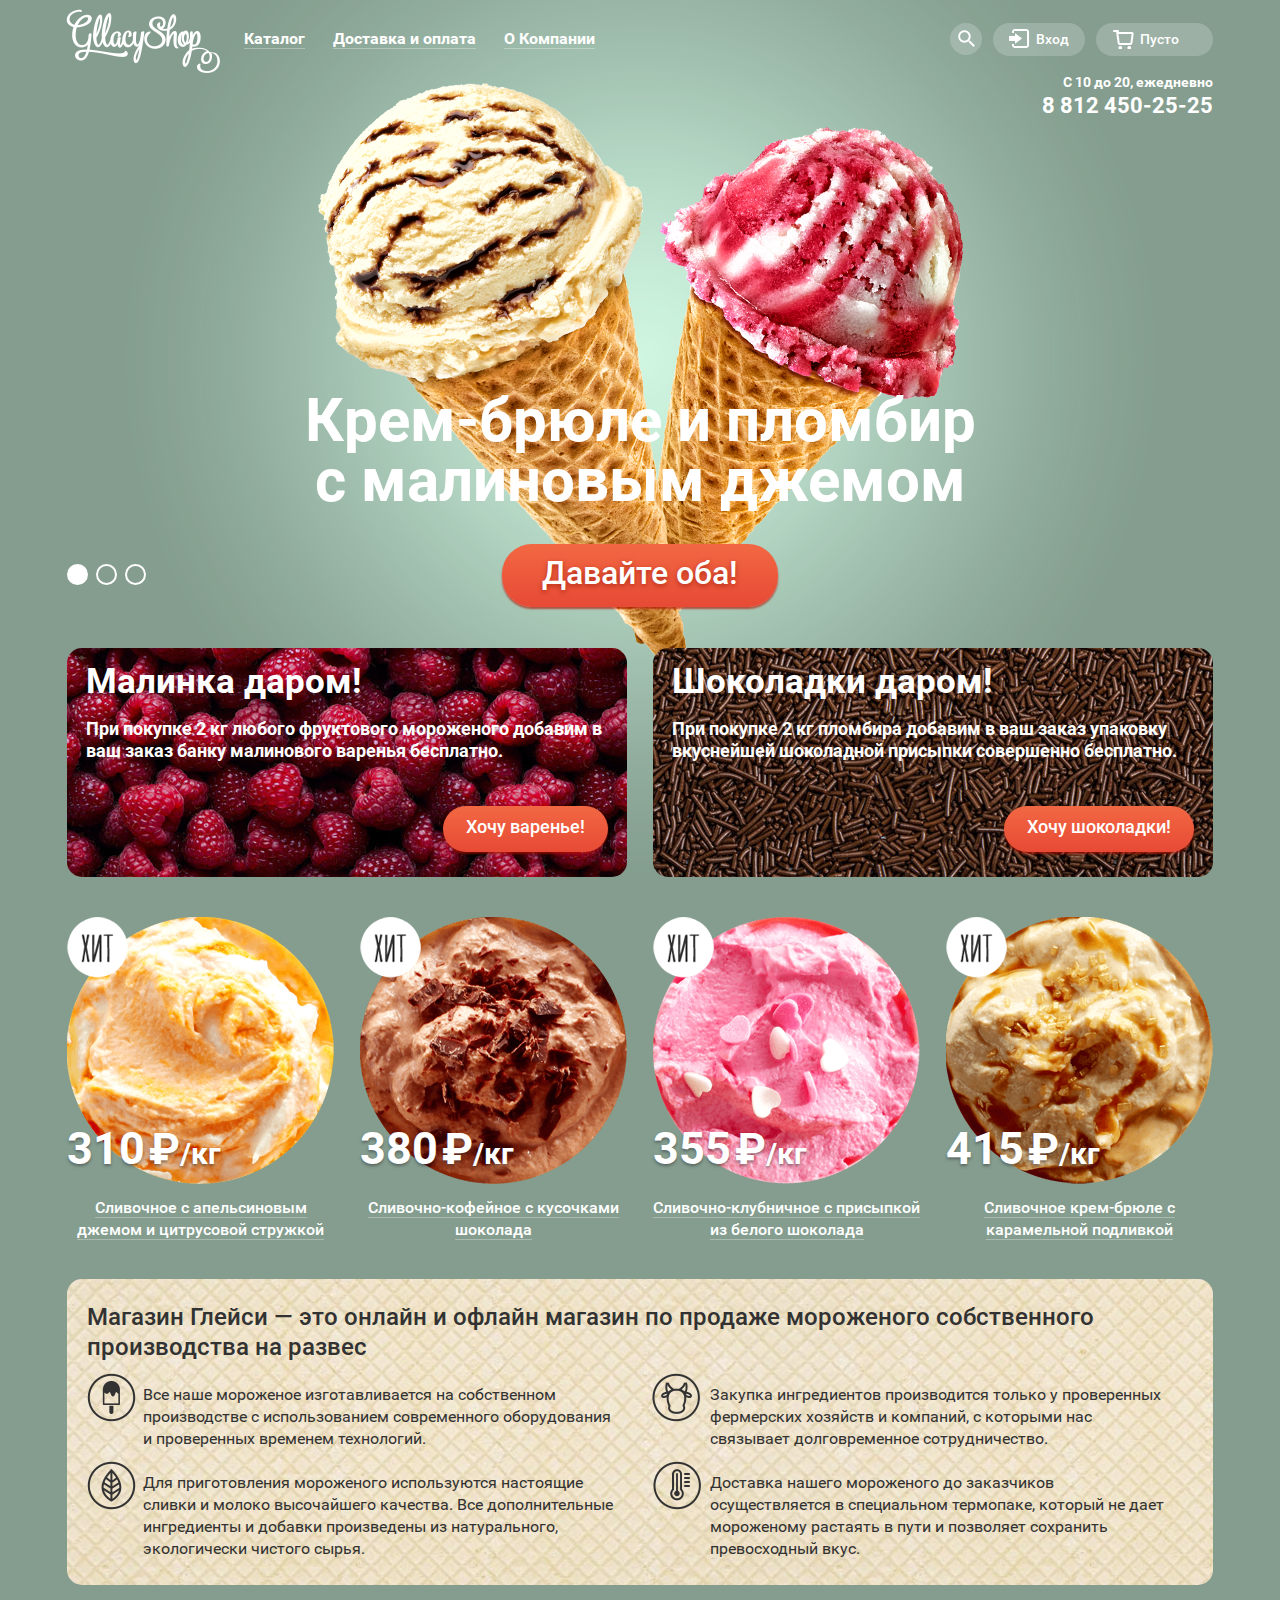
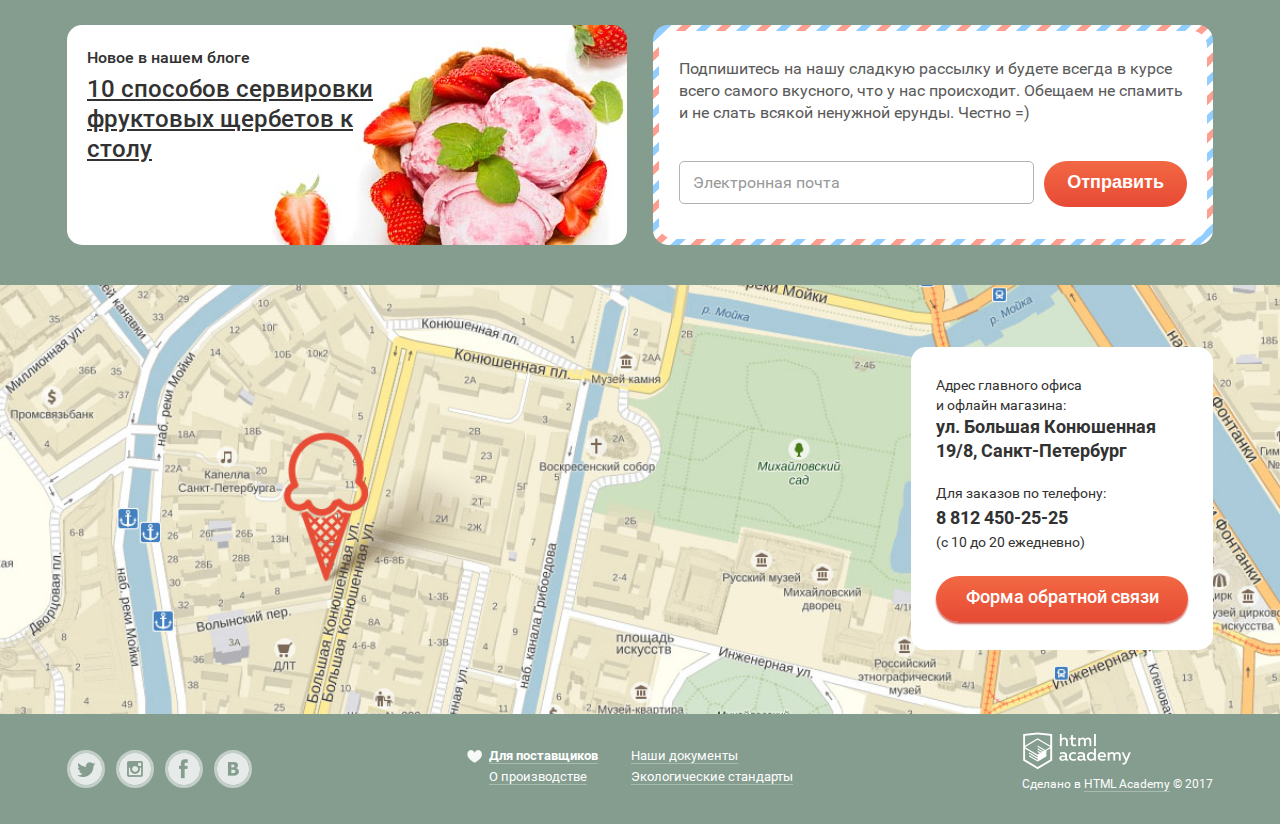
<file: index.html>
<!DOCTYPE html>
<html lang="ru">

  <head>
    <meta charset="utf-8">
    <title>GllacyShop</title>
    <link href="css/normalize.css" rel="stylesheet">
    <!-- Альтернативный вариант
      <link href="https://fonts.googleapis.com/css?family=Roboto:400,500,700&amp;subset=cyrillic" rel="stylesheet">
    -->
    <link href="css/style.min.css" rel="stylesheet">
  </head>

  <body>

    <input type="radio" name="slides" id="slide1" value="" checked>
    <input type="radio" name="slides" id="slide2" value="">
    <input type="radio" name="slides" id="slide3" value="">

    <div class="wrapper">
      <!-- Шапка -->
      <header class="index">

        <div class="container">

          <section class="top_line clearfix">

            <nav class="main_nav clearfix">
              <div class="main_logo">
                <img src="img/logo.png" width="154" height="64" alt="Логотип GllacyShop">
              </div>
              <ul>
                <li class="first_level">
                  <a href="#"><span class="underlined">Каталог</span></a>

                  <ul class="sub_nav">
                    <li>
                      <a class="sub_news" href="#">Новинки</a>
                    </li>
                    <li>
                      <a href="catalog.html">Сливочное</a>
                    </li>
                    <li>
                      <a href="#">Щербеты</a>
                    </li>
                    <li>
                      <a href="#">Фруктовый лёд</a>
                    </li>
                    <li>
                      <a href="#">Мелорин</a>
                    </li>
                  </ul>

                </li>
                <li class="first_level">
                  <a href="#"><span class="underlined">Доставка и оплата</span></a>
                </li>
                <li class="first_level">
                  <a href="#"><span class="underlined">О Компании</span></a>
                </li>
              </ul>

            </nav>

            <!-- Пользовательский блок -->
            <div class="user_block">

              <div class="search">
                  <p>Поиск</p>
                  <form class="search_form" action="https://echo.htmlacademy.ru" method="get">
                    <div class="field_placeholder">
                      <input type="search" name="search" id="search" value="" placeholder="Что ищем?" required>
                      <label for="search" class="placeholder">Что ищем?</label>
                    </div>
                  </form>
              </div>

              <div class="login">
                <p>Вход</p>
                <form class="login_form" action="https://echo.htmlacademy.ru" method="post">
                  <div class="field_placeholder">
                    <input type="email" name="email" id="login_email" value="" placeholder="Электронная почта" required>
                    <label for="login_email" class="placeholder">Электронная почта</label>
                  </div>
                  <div class="field_placeholder">
                    <input type="password" name="password" id="login_password" value="" placeholder="Пароль" required>
                    <label for="login_password" class="placeholder">Пароль</label>
                  </div>
                  <button class="btn btn_small" type="submit">Войти</button>
                  <p>
                    <a href="#">Забыли пароль?</a>
                    <a href="#">Новая регистрация</a>
                  </p>
                </form>
              </div>

              <div class="cart">
                <p>Пусто</p>
              </div>

            </div>

          </section>

          <!-- Режим работы и контакты -->
          <section class="bottom_line">

            <div class="contacts">
              <p class="time">С 10 до 20, ежедневно</p>
              <p class="phone">8 812 450-25-25</p>
            </div>

          </section>

        </div>

      </header>

      <!-- Основная часть -->
      <main>

        <div class="container">

          <!-- Cлайдер -->
          <section class="slider">

            <div class="slide one">
              <h2>Крем-брюле и пломбир<br>с малиновым джемом</h2>
              <a class="btn btn_large" href="#">Давайте оба!</a>
            </div>

            <div class="slide two">
              <h2>Шоколадный пломбир<br>и лимонный сорбет</h2>
              <a class="btn btn_large" href="#">Давайте оба!</a>
            </div>

            <div class="slide three">
              <h2>Пломбир с помадкой<br>и клубничный щербет</h2>
              <a class="btn btn_large" href="#">Давайте оба!</a>
            </div>

            <div class="slider_controls">
              <label class="radio_btn circle1" for="slide1"></label>
              <label class="radio_btn circle2" for="slide2"></label>
              <label class="radio_btn circle3" for="slide3"></label>
            </div>

          </section>

          <!-- Разметка промо-акций -->
          <section class="promo clearfix">
            <div class="promo_left">
              <h3>Малинка даром!</h3>
              <p>При покупке 2 кг любого фруктового мороженого добавим в ваш заказ банку малинового варенья бесплатно.</p>
              <a class="btn btn_small" href="#">Хочу варенье!</a>
            </div>

            <div class="promo_right">
              <h3>Шоколадки даром!</h3>
              <p>При покупке 2 кг пломбира добавим в ваш заказ упаковку вкуснейшей шоколадной присыпки совершенно бесплатно.</p>
              <a class="btn btn_small" href="#">Хочу шоколадки!</a>
            </div>

          </section>
        </div>

        <!-- Разметка хитов -->
        <div class="container wide">
          <section class="bestseller">

            <article class="catalog_item">
              <a href="#" class="visible">
                <img src="img/citrus.png" width="267" height="267" alt="Сливочное с апельсиновым джемом и цитрусовой стружкой">
                <p class="cost">310<span class="rub">&#x20BD;</span><span class="kilo">/кг</span></p>
                <p class="description"><span>Сливочное с апельсиновым джемом и цитрусовой стружкой</span></p>
              </a>
              <p class="over">
                <a href="#" class="btn btn_small">Быстрый просмотр</a>
              </p>
            </article>

            <article class="catalog_item">
              <a href="#" class="visible">
                <img src="img/coffee.png" width="267" height="267" alt="Сливочно-кофейное с кусочками шоколада">
                <p class="cost">380<span class="rub">&#x20BD;</span><span class="kilo">/кг</span></p>
                <p class="description"><span>Сливочно-кофейное с кусочками шоколада</span></p>
              </a>
              <p class="over">
                <a href="#" class="btn btn_small">Быстрый просмотр</a>
              </p>
            </article>

            <article class="catalog_item">
              <a href="#" class="visible">
                <img src="img/strawberry.png" width="267" height="267" alt="Сливочно-клубничное с присыпкой из белого шоколада">
                <p class="cost">355<span class="rub">&#x20BD;</span><span class="kilo">/кг</span></p>
                <p class="description"><span>Сливочно-клубничное с присыпкой из белого шоколада</span></p>
              </a>
              <p class="over">
                <a href="#" class="btn btn_small">Быстрый просмотр</a>
              </p>
            </article>

            <article class="catalog_item">
              <a href="#" class="visible">
                <img src="img/caramel.png" width="267" height="267" alt="Сливочное крем-брюле с карамельной подливкой">
                <p class="cost">415<span class="rub">&#x20BD;</span><span class="kilo">/кг</span></p>
                <p class="description"><span>Сливочное крем-брюле с карамельной подливкой</span></p>
              </a>
              <p class="over">
                <a href="#" class="btn btn_small">Быстрый просмотр</a>
              </p>
            </article>

          </section>
        </div>

        <!-- Разметка блока с описанием преимуществ компании -->
        <div class="container">
          <section class="main_description">
            <!-- Наиболее значимая часть сайта, отражает всю суть страницы, поэтому h1 -->
            <h1>Магазин Глейси — это онлайн и офлайн магазин по продаже мороженого собственного производства на развес</h1>
            <ul>
              <li class="ice_cream">Все наше мороженое изготавливается на собственном производстве с использованием современного оборудования и проверенных временем технологий.</li>
              <li class="cow">Закупка ингредиентов производится только у проверенных фермерских хозяйств и компаний, с которыми нас связывает долговременное сотрудничество.</li>
              <li class="leaf">Для приготовления мороженого используются настоящие сливки и молоко высочайшего качества. Все дополнительные ингредиенты и добавки произведены из натурального, экологически чистого сырья.</li>
              <li class="termo">Доставка нашего мороженого до заказчиков осуществляется в специальном термопаке, который не дает мороженому растаять в пути и позволяет сохранить превосходный вкус.</li>
            </ul>

          </section>

          <!-- Блок новостей и подписки -->
          <section class="news clearfix">

            <div class="blog">
              <h3>Новое в нашем блоге</h3>
              <a href="#">10 способов сервировки фруктовых щербетов к столу</a>
            </div>

            <div class="mail">
              <div class="mail_body">
                <p>Подпишитесь на нашу сладкую рассылку и будете всегда в курсе всего самого вкусного, что у нас происходит. Обещаем не спамить и не слать всякой ненужной ерунды. Честно =)</p>
                <form action="https://echo.htmlacademy.ru" method="post">
                  <div class="field_placeholder">
                    <input type="email" name="email" id="subscribe_email" value="" placeholder="Электронная почта" required>
                    <label for="subscribe_email" class="placeholder">Электронная почта</label>
                    <button class="btn btn_small" type="submit">Отправить</button>
                  </div>
                </form>
              </div>
            </div>

          </section>

        </div>

        <!-- Блок карты и адреса -->
        <section class="map" id="yandex_map">

          <div class="container">

            <div class="address_area">

              <h3>Адрес главного офиса<br>и офлайн магазина:</h3>
              <address>
                ул. Большая Конюшенная<br>
                19/8, Санкт-Петербург
              </address>

              <h3>Для заказов по телефону:</h3>
              <p class="phone">8 812 450-25-25</p>
              <p>(с 10 до 20 ежедневно)</p>
              <a class="btn btn_small feedback" href="#">Форма обратной связи</a>

            </div>

          </div>

        </section>

      </main>

      <footer>

        <div class="container clearfix">

          <div class="social">
            <a class="social_btn social_btn_tw" href="#">Твиттер</a>
            <a class="social_btn social_btn_inst" href="#">Инстаграм</a>
            <a class="social_btn social_btn_fb" href="#">Фейсбук</a>
            <a class="social_btn social_btn_vk" href="#">Вконтакте</a>
          </div>

          <div class="links">
            <ul>
              <li><a href="#" class="heart">Для поставщиков</a></li>
              <li><a href="#">Наши документы</a></li>
              <li><a href="#">О производстве</a></li>
              <li><a href="#">Экологические стандарты</a></li>
            </ul>
          </div>

          <div class="copyright">
            <a class="academy_logo" href="https://htmlacademy.ru"><img src="img/logo_htmlacademy.png" width="108" height="38" alt="Логотип HTML Academy"></a>
            <p>Сделано в <a href="https://htmlacademy.ru">HTML Academy</a> &copy; 2017</p>
          </div>

        </div>

      </footer>

    </div>

    <!-- Модальное окно обратной связи -->
    <div class="modal modal_hidden">

      <form class="contact clearfix" action="https://echo.htmlacademy.ru" method="post">
        <button class="modal_close" type="button" title="Закрыть">Закрыть</button>
        <h3>Мы обязательно Вам ответим!</h3>
        <div class="field_placeholder">
          <input type="text" name="name" id="contact_name" value="" placeholder="Как Вас зовут?" required>
          <label for="contact_name" class="placeholder">Как Вас зовут?</label>
        </div>
        <div class="field_placeholder">
          <input type="email" name="email" id="contact_email" value="" placeholder="Ваша почта для ответа?" required>
          <label for="contact_email" class="placeholder">Ваша почта для ответа?</label>
        </div>
        <div class="field_placeholder">
          <textarea name="message" rows="8" cols="80" id="contact_message" placeholder="Напишите что-нибудь..." required></textarea>
          <label for="contact_message" class="placeholder">Напишите что-нибудь...</label>
        </div>
        <div class="btn_wrp">
          <button class="btn btn_small" type="submit">Отправить</button>
        </div>
      </form>

    </div>

  <script src="js/script.min.js"></script>
  <!-- Карта Yandex -->
  <script type="text/javascript" charset="utf-8" async src="https://api-maps.yandex.ru/services/constructor/1.0/js/?sid=KpsVFLH7xtGyF8L8I0DcAf4FHY8aJQQ2&amp;width=100%25&amp;height=429&amp;lang=ru_RU&amp;sourceType=constructor&amp;scroll=true&amp;id=yandex_map"></script>
  </body>

</html>
</file>
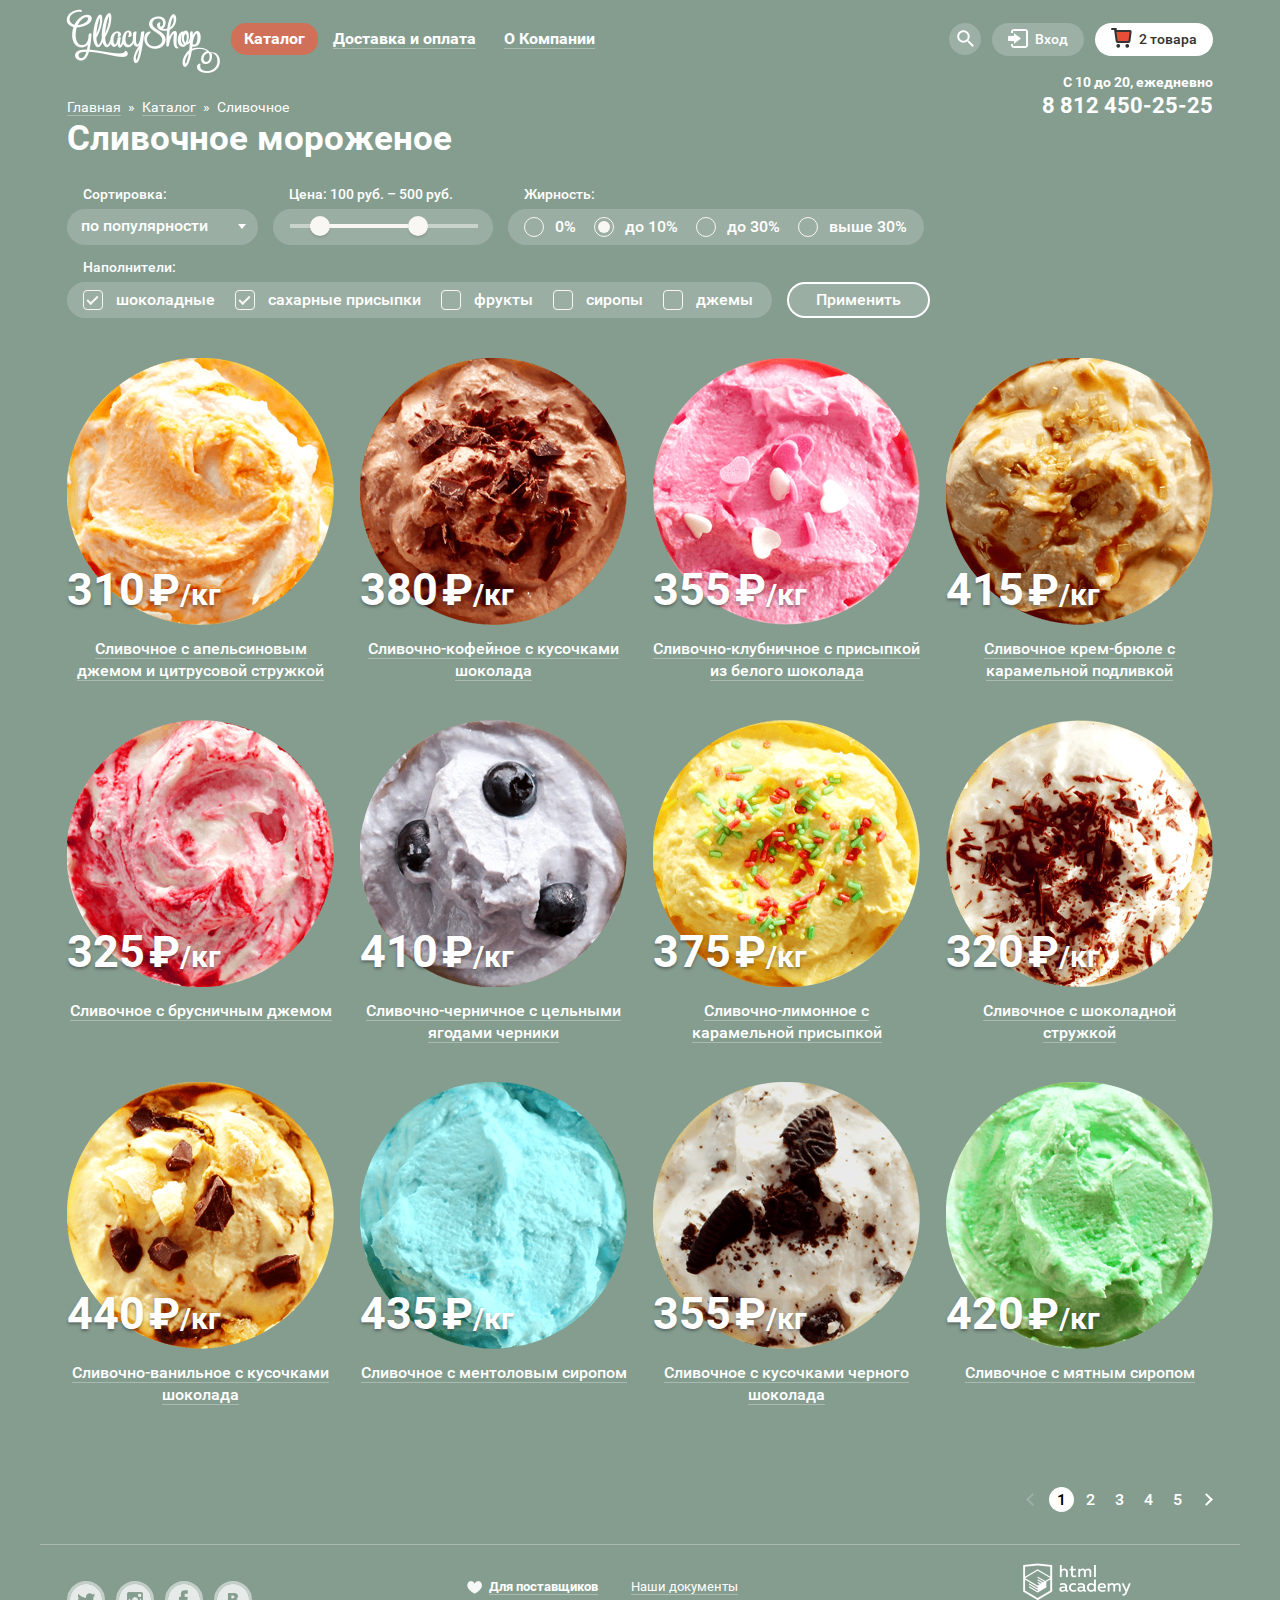
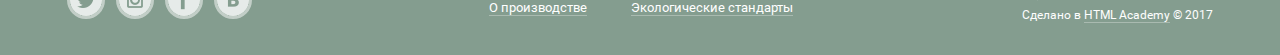
<file: catalog.html>
<!DOCTYPE html>
<html lang="ru">

  <head>
    <meta charset="utf-8">
    <title>GllacyShop</title>
    <link href="css/normalize.css" rel="stylesheet">
    <!-- Альтернативный вариант
      <link href="https://fonts.googleapis.com/css?family=Roboto:400,500,700&amp;subset=cyrillic" rel="stylesheet">
    -->
    <link href="css/style.min.css" rel="stylesheet">
  </head>

  <body>

    <!-- Шапка -->
    <header>

      <div class="container">

        <section class="top_line clearfix">

          <nav class="main_nav">
            <div class="main_logo">
              <a href="index.html"><img src="img/logo.png" width="154" height="64" alt="Логотип GllacyShop"></a>
            </div>
            <ul>
              <li class="first_level">
                <a href="#" class="current"><span class="underlined">Каталог</span></a>

                <ul class="sub_nav">
                  <li>
                    <a class="sub_news" href="#">Новинки</a>
                  </li>
                  <li class="current">
                    <a>Сливочное</a>
                  </li>
                  <li>
                    <a href="#">Щербеты</a>
                  </li>
                  <li>
                    <a href="#">Фруктовый лёд</a>
                  </li>
                  <li>
                    <a href="#">Мелорин</a>
                  </li>
                </ul>

              </li>
              <li class="first_level">
                <a href="#"><span class="underlined">Доставка и оплата</span></a>
              </li>
              <li class="first_level">
                <a href="#"><span class="underlined">О Компании</span></a>
              </li>
            </ul>

          </nav>

          <!-- Пользовательский блок -->
          <div class="user_block">

            <div class="search">
                <p>Поиск</p>
                <form class="search_form" action="https://echo.htmlacademy.ru" method="get">
                  <div class="field_placeholder">
                    <input type="search" name="search" id="search" value="" placeholder="Что ищем?" required>
                    <label for="search" class="placeholder">Что ищем?</label>
                  </div>
                </form>
            </div>

            <div class="login">
              <p>Вход</p>
              <form class="login_form" action="https://echo.htmlacademy.ru" method="post">
                <div class="field_placeholder">
                  <input type="email" name="email" id="login_email" value="" placeholder="Электронная почта" required>
                  <label for="login_email" class="placeholder">Электронная почта</label>
                </div>
                <div class="field_placeholder">
                  <input type="password" name="password" id="login_password" value="" placeholder="Пароль" required>
                  <label for="login_password" class="placeholder">Пароль</label>
                </div>
                <button class="btn btn_small" type="submit">Войти</button>
                <p>
                  <a href="#">Забыли пароль?</a>
                  <a href="#">Новая регистрация</a>
                </p>
              </form>
            </div>

          <!-- Корзина -->
          <div class="cart filled">
            <a href="#">2 товара</a>

            <div class="cart_window">

              <table>

                <tr>
                  <td><a class="remove" href="#">×</a></td>
                  <td><a href="#"><img src="img/citrus.png" width="33" height="33" alt="Пломбир с апельсиновым джемом"></a></td>
                  <td>Пломбир с апельсиновым джемом</td>
                  <td>1,5 кг х <span>200 руб.</span></td>
                  <td>300 руб.</td>
                </tr>

                <tr>
                  <td><a class="remove" href="#">×</a></td>
                  <td><a href="#"><img src="img/strawberry.png" width="33" height="33"  alt="Клубничный пломбир с присыпкой из белого шоколада"></a></td>
                  <td>Клубничный пломбир с присыпкой из белого шоколада</td>
                  <td>1,5 кг х <span>300 руб.</span></td>
                  <td>450 руб.</td>
                </tr>

              </table>

              <div class="checkout">
                <p>Итого: 750 руб.</p>
                <a class="btn" href="#">Оформить заказ</a>
              </div>

            </div>

          </div>

        </div>

      </section>
        <!-- Режим работы и контакты -->
        <section class="bottom_line">

          <div class="contacts">
            <p class="time">С 10 до 20, ежедневно</p>
            <p class="phone">8 812 450-25-25</p>
          </div>

        </section>

      </div>

    </header>

    <!-- Основная часть -->
    <main>

      <div class="container">
        <!-- Крошки -->
        <ul class="breadcrumbs">
          <li>
            <a href="index.html">Главная</a>
          </li>
          <li>
            <a href="#">Каталог</a>
          </li>
          <li>Сливочное</li>
        </ul>

        <h1>Сливочное мороженое</h1>

        <!-- Фильтр -->
        <section class="filters">

          <form class="filter_form" action="https://echo.htmlacademy.ru" method="post">

            <div class="form_group">
              <p>Сортировка:</p>
              <div class="select_wrapper">
                <select name="select">
                  <option value="popular_first" selected>по популярности</option>
                  <option value="expensive_first">сначала недорогие</option>
                  <option value="cheap_first">сначала дорогие</option>
                  <option value="fat_first">по жирности</option>
                </select>
              </div>
            </div>

            <div class="form_group">
              <p>Цена: <span class="cost_min">100 руб.</span> – <span class="cost_max">500 руб.</span></p>
              <fieldset class="range_group">
                <input type="range" name="range_min" id="range1" min="0" max="1000" step="100" value="100">
                <div class="range_min"></div>
                <input type="range" name="range_max" id="range2" min="0" max="1000" step="100" value="500">
                <div class="range_max"></div>
              </fieldset>
            </div>

            <div class="form_group">
              <p>Жирность:</p>
              <fieldset class="radio_group clearfix">
                  <input type="radio" name="fat" id="zero" value="zero">
                  <label for="zero">0%</label>
                  <input type="radio" name="fat" id="ten" value="ten" checked>
                  <label for="ten">до 10%</label>
                  <input type="radio" name="fat" id="thirty" value="thirty">
                  <label for="thirty">до 30%</label>
                  <input type="radio" name="fat" id="fatty" value="fatty">
                  <label for="fatty">выше 30%</label>
              </fieldset>
            </div>

            <div class="form_group">
              <p>Наполнители:</p>
              <fieldset class="checkbox_group clearfix">
                <input type="checkbox" name="choco" id="choco" checked>
                <label for="choco">шоколадные</label>
                <input type="checkbox" name="sugar" id="sugar" checked>
                <label for="sugar">сахарные присыпки</label>
                <input type="checkbox" name="fruits" id="fruits">
                <label for="fruits">фрукты</label>
                <input type="checkbox" name="syrup" id="syrup">
                <label for="syrup">сиропы</label>
                <input type="checkbox" name="marmalade" id="marmalade">
                <label for="marmalade">джемы</label>
              </fieldset>
            </div>

            <div class="form_group">
              <button type="submit">Применить</button>
            </div>

          </form>

        </section>
      </div>

      <!-- Пошли мороженки -->
      <div class="container wide">

        <section class="catalog">

          <article class="catalog_item">
            <a href="#" class="visible">
              <img src="img/citrus.png" width="267" height="267" alt="Сливочное с апельсиновым джемом и цитрусовой стружкой">
              <p class="cost">310<span class="rub">&#x20BD;</span><span class="kilo">/кг</span></p>
              <p class="description"><span>Сливочное с апельсиновым джемом и цитрусовой стружкой</span></p>
            </a>
            <p class="over">
              <a href="#" class="btn btn_small">Быстрый просмотр</a>
            </p>
          </article>

          <article class="catalog_item">
            <a href="#" class="visible">
              <img src="img/coffee.png" width="267" height="267" alt="Сливочно-кофейное с кусочками шоколада">
              <p class="cost">380<span class="rub">&#x20BD;</span><span class="kilo">/кг</span></p>
              <p class="description"><span>Сливочно-кофейное с кусочками шоколада</span></p>
            </a>
            <p class="over">
              <a href="#" class="btn btn_small">Быстрый просмотр</a>
            </p>
          </article>

          <article class="catalog_item">
            <a href="#" class="visible">
              <img src="img/strawberry.png" width="267" height="267" alt="Сливочно-клубничное с присыпкой из белого шоколада">
              <p class="cost">355<span class="rub">&#x20BD;</span><span class="kilo">/кг</span></p>
              <p class="description"><span>Сливочно-клубничное с присыпкой из белого шоколада</span></p>
            </a>
            <p class="over">
              <a href="#" class="btn btn_small">Быстрый просмотр</a>
            </p>
          </article>

          <article class="catalog_item">
            <a href="#" class="visible">
              <img src="img/caramel.png" width="267" height="267" alt="Сливочное крем-брюле с карамельной подливкой">
              <p class="cost">415<span class="rub">&#x20BD;</span><span class="kilo">/кг</span></p>
              <p class="description"><span>Сливочное крем-брюле с карамельной подливкой</span></p>
            </a>
            <p class="over">
              <a href="#" class="btn btn_small">Быстрый просмотр</a>
            </p>
          </article>

          <article class="catalog_item">
            <a href="#" class="visible">
              <img src="img/grapeshot.png" width="267" height="267" alt="Сливочное с брусничным джемом">
              <p class="cost">325<span class="rub">&#x20BD;</span><span class="kilo">/кг</span></p>
              <p class="description"><span>Сливочное с брусничным джемом</span></p>
            </a>
            <p class="over">
              <a href="#" class="btn btn_small">Быстрый просмотр</a>
            </p>
          </article>

          <article class="catalog_item">
            <a href="#" class="visible">
              <img src="img/blueberry.png" width="267" height="267" alt="Сливочно-черничное с цельными ягодами черники">
              <p class="cost">410<span class="rub">&#x20BD;</span><span class="kilo">/кг</span></p>
              <p class="description"><span>Сливочно-черничное с цельными ягодами черники</span></p>
            </a>
            <p class="over">
              <a href="#" class="btn btn_small">Быстрый просмотр</a>
            </p>
          </article>

          <article class="catalog_item">
            <a href="#" class="visible">
              <img src="img/lemon.png" width="267" height="267" alt="Сливочно-лимонное с карамельной присыпкой">
              <p class="cost">375<span class="rub">&#x20BD;</span><span class="kilo">/кг</span></p>
              <p class="description"><span>Сливочно-лимонное с карамельной присыпкой</span></p>
            </a>
            <p class="over">
              <a href="#" class="btn btn_small">Быстрый просмотр</a>
            </p>
          </article>

          <article class="catalog_item">
            <a href="#" class="visible">
              <img src="img/choco.png" width="267" height="267" alt="Сливочное с шоколадной стружкой">
              <p class="cost">320<span class="rub">&#x20BD;</span><span class="kilo">/кг</span></p>
              <p class="description"><span>Сливочное с шоколадной стружкой</span></p>
            </a>
            <p class="over">
              <a href="#" class="btn btn_small">Быстрый просмотр</a>
            </p>
          </article>

          <article class="catalog_item">
            <a href="#" class="visible">
              <img src="img/vanilla.png" width="267" height="267" alt="Сливочно-ванильное с кусочками шоколада">
              <p class="cost">440<span class="rub">&#x20BD;</span><span class="kilo">/кг</span></p>
              <p class="description"><span>Сливочно-ванильное с кусочками шоколада</span></p>
            </a>
            <p class="over">
              <a href="#" class="btn btn_small">Быстрый просмотр</a>
            </p>
          </article>

          <article class="catalog_item">
            <a href="#" class="visible">
              <img src="img/mentol.png" width="267" height="267" alt="Сливочноe с ментоловым сиропом">
              <p class="cost">435<span class="rub">&#x20BD;</span><span class="kilo">/кг</span></p>
              <p class="description"><span>Сливочноe с ментоловым сиропом</span></p>
            </a>
            <p class="over">
              <a href="#" class="btn btn_small">Быстрый просмотр</a>
            </p>
          </article>

          <article class="catalog_item">
            <a href="#" class="visible">
              <img src="img/choco_pieces.png" width="267" height="267" alt="Сливочное с кусочками черного шоколада">
              <p class="cost">355<span class="rub">&#x20BD;</span><span class="kilo">/кг</span></p>
              <p class="description"><span>Сливочное с кусочками черного шоколада</span></p>
            </a>
            <p class="over">
              <a href="#" class="btn btn_small">Быстрый просмотр</a>
            </p>
          </article>

          <article class="catalog_item">
            <a href="#" class="visible">
              <img src="img/spearmint.png" width="267" height="267" alt="Сливочное с мятным сиропом">
              <p class="cost">420<span class="rub">&#x20BD;</span><span class="kilo">/кг</span></p>
              <p class="description"><span>Сливочное с мятным сиропом</span></p>
            </a>
            <p class="over">
              <a href="#" class="btn btn_small">Быстрый просмотр</a>
            </p>
          </article>

        </section>

      </div>

      <div class="container">

        <!-- Пагинатор -->
        <ul class="pagination">

          <li>
            <a class="prev disabled"></a>
          </li>
          <li>
            <a class="current" href="#">1</a>
          </li>
          <li>
            <a href="#">2</a>
          </li>
          <li>
            <a href="#">3</a>
          </li>
          <li>
            <a href="#">4</a>
          </li>
          <li>
            <a href="#">5</a>
          </li>
          <li>
            <a class="next" href="#"></a>
          </li>

        </ul>

      </div>

    </main>

    <footer class="bordered">

      <div class="container clearfix">

        <div class="social">
          <a class="social_btn social_btn_tw" href="#">Твиттер</a>
          <a class="social_btn social_btn_inst" href="#">Инстаграм</a>
          <a class="social_btn social_btn_fb" href="#">Фейсбук</a>
          <a class="social_btn social_btn_vk" href="#">Вконтакте</a>
        </div>

        <div class="links">
          <ul>
            <li><a href="#" class="heart">Для поставщиков</a></li>
            <li><a href="#">Наши документы</a></li>
            <li><a href="#">О производстве</a></li>
            <li><a href="#">Экологические стандарты</a></li>
          </ul>
        </div>

        <div class="copyright">
          <a class="academy_logo" href="https://htmlacademy.ru"><img src="img/logo_htmlacademy.png" width="108" height="38" alt="Логотип HTML Academy"></a>
          <p>Сделано в <a href="https://htmlacademy.ru">HTML Academy</a> &copy; 2017</p>
        </div>

      </div>

    </footer>

  </body>

</html>
</file>
<file: css/style.min.css>
@font-face{font-family:'Roboto';font-weight:700;font-style:normal;src:url(../fonts/Roboto-Bold/Roboto-Bold.eot);src:url(../fonts/Roboto-Bold/Roboto-Bold.eot?#iefix) format('embedded-opentype'),url(../fonts/Roboto-Bold/Roboto-Bold.woff2) format('woff2'),url(../fonts/Roboto-Bold/Roboto-Bold.woff) format('woff'),url(../fonts/Roboto-Bold/Roboto-Bold.ttf) format('truetype')}@font-face{font-family:'Roboto';font-weight:500;font-style:normal;src:url(../fonts/Roboto-Medium/Roboto-Medium.eot);src:url(../fonts/Roboto-Medium/Roboto-Medium.eot?#iefix) format('embedded-opentype'),url(../fonts/Roboto-Medium/Roboto-Medium.woff2) format('woff2'),url(../fonts/Roboto-Medium/Roboto-Medium.woff) format('woff'),url(../fonts/Roboto-Medium/Roboto-Medium.ttf) format('truetype')}@font-face{font-family:'Roboto';font-weight:400;font-style:normal;src:url(../fonts/Roboto-Regular/Roboto-Regular.eot);src:url(../fonts/Roboto-Regular/Roboto-Regular.eot?#iefix) format('embedded-opentype'),url(../fonts/Roboto-Regular/Roboto-Regular.woff2) format('woff2'),url(../fonts/Roboto-Regular/Roboto-Regular.woff) format('woff'),url(../fonts/Roboto-Regular/Roboto-Regular.ttf) format('truetype')}body,html{min-width:1200px;margin:0;padding:0}a:link,a:visited,body{font-size:16px;line-height:18px;color:#fff}body{font-family:'Roboto','Arial',sans-serif;font-style:normal;background-color:#849d8f;background-size:1200px auto;font-weight:700}img{max-width:100%;height:auto}.container{box-sizing:border-box;width:1200px;margin:0 auto;padding:0 27px}.container.wide{padding:0 14px}.clearfix::after{display:table;clear:both;content:''}a:link,a:visited{font-weight:500;text-decoration:none}a:active,a:hover{color:#ffbc9e}input[name=slides]{display:none}a img{border:none}.top-line{min-height:64px}.bottom_line{text-align:right}.main_nav{float:left;box-sizing:border-box;min-width:560px;max-width:750px;margin:0;padding:0}.main_logo a,.main_nav .main_logo,.main_nav ul{font-size:0;line-height:1;padding:0}.main_nav ul{position:relative;float:left;margin:0;list-style:none}.main_nav .main_logo,.main_nav li{display:inline-block;vertical-align:top}.main_nav li{position:relative;padding:0 0 10px;margin:23px 2px 0 0}.main_nav .main_logo{float:left;margin:9px 11px 0 -1px}.main_nav li:last-child{margin-right:0}li.first_level>a{font-size:16px;font-weight:700;line-height:18px;display:block;padding:7px 13px;color:#fff;border-radius:15px}li.first_level:hover>a{color:#333;background-color:#f8f7f4}li.first_level>a:active{color:#333;background-color:#ededed;box-shadow:inset 0 2px 1px 0 #696969}li.first_level>a.current{color:#fff;background-color:#d07058}li.first_level span.underlined{border-bottom:1px solid rgba(255,255,255,.3)}a.current span.underlined,a:active span.underlined,a:hover span.underlined{border:none}li.first_level ul.sub_nav{position:absolute;z-index:100;top:39px;left:-7px;display:none;overflow:hidden;margin:0;padding:2px 0;border-radius:5px;background-color:#f8f7f4;box-shadow:0 20px 20px 0 rgba(0,0,0,.4)}.cart.filled:hover .cart_window,.catalog_item:hover p.over,.login:hover .login_form,.search:hover .search_form,li.first_level:hover ul.sub_nav{display:block}ul.sub_nav li{display:block;margin:0;padding:0 1px}ul.sub_nav li:hover{background-color:#fbded8}ul.sub_nav li:active{background-color:#f6b5a5}ul.sub_nav li.current{background-color:#d07058}ul.sub_nav li.current a{color:#fff}.user_block a,.user_block p,ul.sub_nav a{font-size:14px;line-height:16px;display:block}ul.sub_nav a{white-space:nowrap;font-weight:400;margin:0 5px;padding:8px 15px 7px;color:#323232}ul.sub_nav a:active,ul.sub_nav a:hover,ul.sub_nav a:link,ul.sub_nav a:visited{border:none;background:0 0}ul.sub_nav a.sub_news{font-weight:700;padding-bottom:12px;border-width:0 0 1px;border-style:solid;border-color:rgba(53,53,53,.2);border-radius:0;background:0 0}.user_block{font-size:0;line-height:1;float:right;max-width:350px;padding-top:23px;padding-bottom:8px;text-align:right}.user_block .cart,.user_block .login,.user_block .search{position:relative;display:inline-block;margin-left:11px;padding:0 0 10px;vertical-align:top}.user_block a,.user_block p{font-weight:500;margin:0;padding:0;color:#fff;border-radius:17px;background-color:rgba(255,255,255,.2)}.cart.filled>a::before,.cart>p::before,.login>p::before,.search>p::before{position:absolute;content:'';background-image:url(../img/icons_sprite.png)}.user_block .search{min-width:80px}.search .field_placeholder{margin-bottom:0}.search p{font-size:0;position:relative;float:right;box-sizing:border-box;width:32px;height:32px;border-radius:50%}.login:hover p,.search:hover p{color:#323232;background-color:#f8f7f4}.search p::before{top:7px;left:8px;width:17px;height:17px;background-position:0 -171px}.search:hover p::before{background-position:0 -188px}.login p{padding:8px 16px 9px 43px}.login>p::before{top:6px;left:16px;width:21px;height:19px;background-position:0 -205px}.login:hover>p::before{background-position:0 -224px}.cart_window,.login_form,.search_form{position:absolute;z-index:100;display:none;box-sizing:border-box;border-radius:5px;background-color:#f8f7f4;box-shadow:0 20px 20px 0 rgba(0,0,0,.4)}.user_block input{font-family:'Roboto','Arial',sans-serif;font-size:14px;font-weight:700;line-height:14px;box-sizing:border-box;width:100%;margin:0;padding:12px 14px;color:#323232;border:1px solid #b2b2b2;border-radius:5px;background-color:#fff}.user_block input:hover{padding:11px 13px;border:2px solid #b2b2b2}.contact input::-webkit-input-placeholder,.contact textarea::-webkit-input-placeholder,.mail_body input::-webkit-input-placeholder,.user_block input::-webkit-input-placeholder{font-weight:400;color:#999}.contact input:-moz-placeholder,.contact input::-moz-placeholder,.contact textarea:-moz-placeholder,.contact textarea::-moz-placeholder,.mail_body input:-moz-placeholder,.mail_body input::-moz-placeholder,.user_block input:-moz-placeholder,.user_block input::-moz-placeholder{font-weight:400;color:#999}.contact input:-ms-input-placeholder,.contact textarea:-ms-input-placeholder,.mail_body input:-ms-input-placeholder,.user_block input:-ms-input-placeholder{font-weight:400;color:#999}.field_placeholder{position:relative;margin:0 0 21px;padding:0}label.placeholder{font-size:11px;font-weight:400;position:absolute;top:-15px;left:15px;display:none;white-space:nowrap;color:#5b9ddf}input:valid+label.placeholder,textarea:valid+label.placeholder{display:block;color:#999}input:focus+label.placeholder,textarea:focus+label.placeholder{display:block}.user_block input:focus{padding:11px 13px;border:2px solid rgba(46,136,228,.52)}.contact input:focus::-webkit-input-placeholder,.contact textarea:focus::-webkit-input-placeholder,.mail_body input:focus::-webkit-input-placeholder,.user_block input:focus::-webkit-input-placeholder{color:transparent}.contact input:focus:-moz-placeholder,.contact input:focus::-moz-placeholder,.contact textarea:focus:-moz-placeholder,.contact textarea:focus::-moz-placeholder,.mail_body input:focus:-moz-placeholder,.mail_body input:focus::-moz-placeholder,.user_block input:focus:-moz-placeholder,.user_block input:focus::-moz-placeholder{color:transparent}.contact input:focus:-ms-input-placeholder,.contact textarea:focus:-ms-input-placeholder,.mail_body input:focus:-ms-input-placeholder,.user_block input:focus:-ms-input-placeholder{color:transparent}.search_form{top:37px;right:0;min-width:341px;padding:20px 15px}.login_form{top:37px;right:-3px;min-width:277px;padding:20px 18px}.login_form button{font-family:'Roboto','Arial',sans-serif;font-size:18px;font-weight:700;line-height:24px;float:left;margin:0;padding:10px 25px;border-radius:19px}.login_form p{float:right;margin:0;padding:0;text-align:left}.login_form a:link,.login_form a:visited{font-size:13px;font-weight:400;line-height:21px;margin:0 2px 0 0;text-decoration:underline;color:#323232}.login_form a:active,.login_form a:hover{color:#e84d37}.cart p{padding:8px 34px 9px 44px}.cart p::before{top:6px;left:17px;width:21px;height:20px;background-position:0 -129px}.cart>a{padding:8px 16px 9px 44px;color:#323232;background-color:#fff}.cart.filled a::before{top:5px;left:16px;width:21px;height:20px;background-position:0 -150px}.cart_window{font-size:13px;font-weight:400;line-height:16px;top:37px;right:0;min-width:540px;padding:16px 15px 20px;color:#323232}.cart_window span{color:#999}.cart_window td{position:relative;text-align:left;vertical-align:top}.cart_window td:nth-of-type(1){padding:4px 3px;text-align:center}.cart_window td:nth-of-type(2){width:40px;padding:0 2px 15px 0;text-align:right}.cart_window td:nth-of-type(3){width:220px;padding:10px 9px 0 7px}.cart_window td:nth-of-type(4){width:110px;padding:9px 5px 0 3px;text-align:right}.cart_window td:nth-of-type(5){width:72px;padding:8px 0 0 8px;text-align:center}.cart_window .checkout{margin-top:3px;padding-top:8px;border-top:1px solid #cacac7}.cart_window .remove{font-size:23px;font-weight:400;line-height:23px;color:#323232}.checkout .btn,.checkout p{font-family:'Roboto','Arial',sans-serif;font-weight:700;text-align:right}.checkout p{color:#323232;font-size:15px;line-height:18px;padding:6px 0 13px}.checkout .btn{font-size:18px;line-height:24px;display:inline-block;margin:0;padding:10px 14px;border-radius:19px}.contacts .time{font-size:14px;line-height:16px;margin:0;padding:0}.contacts .phone{font-size:22px;line-height:24px;margin:4px 0 0;padding:0}header.index{margin-bottom:273px}.slider{position:relative;min-width:680px;margin:0 auto 41px;padding:0;text-align:center}.slider h2{font-size:60px;line-height:60px;margin-bottom:33px;text-align:center}.wrapper::after,.wrapper::before{visibility:hidden;content:''}.wrapper::before{background-image:url(../img/slide2.png)}.wrapper::after{background-image:url(../img/slide3.png)}input[id=slide1]:checked~.wrapper{background:#849d8f url(../img/slide1.png) no-repeat 50% 0}input[id=slide2]:checked~.wrapper{background:#8996a6 url(../img/slide2.png) no-repeat 50% 0}input[id=slide3]:checked~.wrapper{background:#9d8b84 url(../img/slide3.png) no-repeat 50% 0}input[id=slide1]:checked~.wrapper .slide.three,input[id=slide1]:checked~.wrapper .slide.two,input[id=slide2]:checked~.wrapper .slide.one,input[id=slide2]:checked~.wrapper .slide.three,input[id=slide3]:checked~.wrapper .slide.one,input[id=slide3]:checked~.wrapper .slide.two{display:none}input[id=slide1]:checked~.wrapper .slide.one,input[id=slide2]:checked~.wrapper .slide.two,input[id=slide3]:checked~.wrapper .slide.three{display:block}.radio_btn,.slider_controls{font-size:0;line-height:1;padding:0}.slider_controls{position:absolute;bottom:22px;left:0;margin:0}.radio_btn{display:inline-block;box-sizing:border-box;width:21px;height:21px;margin:0 8px 0 0;cursor:pointer;vertical-align:top;border:2px solid #fff;border-radius:50%;background-color:transparent}.radio_btn:hover{background-color:rgba(255,255,255,.4)}input[id=slide1]:checked~.wrapper .radio_btn.circle1,input[id=slide2]:checked~.wrapper .radio_btn.circle2,input[id=slide3]:checked~.wrapper .radio_btn.circle3{background-color:#fff}.btn{display:inline-block;cursor:pointer;vertical-align:baseline;color:#fff;border:none;border-radius:30px;background-image:linear-gradient(0deg,#e74a35 0%,#f26843 100%);box-shadow:0 2px 2px 0 rgba(172,16,0,.64)}.btn:hover{color:#fff;background-image:linear-gradient(0deg,rgba(255,255,255,.2) 0%,rgba(255,255,255,.2) 100%),linear-gradient(0deg,#e74a35 0%,#f26843 100%)}.btn:active{color:#fff;background-image:linear-gradient(0deg,rgba(0,0,0,.07) 0%,rgba(0,0,0,.07) 100%),linear-gradient(180deg,#e74a35 0%,#f26843 100%);box-shadow:inset 0 2px 2px 0 #942718}.btn_large,a.btn_large{font-size:32px;line-height:44px;margin:0 auto;padding:7px 40px 12px;text-decoration:none;text-shadow:0 2px 5px rgba(160,32,11,.76)}.btn_small,a.btn_small,p.btn_small{font-size:18px;line-height:24px;margin:0;padding:9px 23px 13px;text-decoration:none}.promo{margin-bottom:35px}.promo_left,.promo_right{box-sizing:border-box;width:560px;min-height:229px;margin:0;padding:13px 19px;color:#fff;border-radius:15px}.promo_left{float:left;background:#4c0913 url(../img/bg_berry.jpg) no-repeat center;background-size:cover}.promo_right{float:right;background:#462b20 url(../img/bg_choco.jpg) no-repeat center;background-size:cover}.promo h3{font-size:35px;line-height:41px;margin:0 0 16px}.promo p{font-size:18px;line-height:22px;margin:0 0 19px}.promo a.btn_small{float:right;margin-top:25px}.bestseller,.catalog{font-size:0;line-height:1}.catalog{margin-bottom:48px}.bestseller{margin-bottom:5px}.bestseller .catalog_item::before{position:absolute;z-index:9;top:5px;left:13px;width:61px;height:61px;content:'';background:url(../img/bestseller.png) no-repeat 0 0}.bestseller .catalog_item:hover::before{z-index:16}.catalog_item{position:relative;display:inline-block;box-sizing:border-box;width:293px;margin-bottom:33px;padding:0;text-align:center;vertical-align:top}.catalog_item>a.visible{display:block;padding:5px 13px 0;text-align:center}.catalog_item:hover>a.visible{position:relative;z-index:15}.catalog_item p.description{font-size:16px;font-weight:500;line-height:22px;margin:9px 0 0;padding:0;text-align:center}.catalog_item:nth-child(4n){margin-right:0}.catalog_item .cost{font-size:45px;font-weight:700;line-height:45px;position:absolute;top:214px;left:13px;margin:0;padding:0;color:#fff;text-shadow:0 2px 3px rgba(49,50,53,.5)}.catalog_item .rub{font-size:44px;margin-left:4px}.catalog_item .kilo{font-size:30px;line-height:45px}.catalog_item p.over{position:absolute;z-index:10;top:0;right:0;bottom:-76px;left:0;display:none;width:293px;margin:0;padding:0;border-radius:5px;background-color:rgba(255,255,255,.3);box-shadow:0 20px 20px 0 rgba(0,0,0,.12)}.catalog_item .btn{font-weight:700;position:absolute;right:45px;bottom:22px;left:45px;display:inline-block;padding-right:5px;padding-left:5px;vertical-align:top}a.visible:hover span{color:#fff;border:none}.description span{border-bottom:1px solid rgba(255,255,255,.3)}p.description:hover span{color:#ffbc9e;border-bottom:1px solid rgba(249,172,159,.3)}.main_description{box-sizing:border-box;width:1146px;min-height:306px;margin:0 0 40px;padding:23px 20px 25px;color:#323232;border-radius:15px;background:#ece0c6 url(../img/pattern_waffle.jpg) 0 0}.main_description h1{font-size:24px;font-weight:500;line-height:30px;margin:0;padding:0}.main_description ul{font-size:0;line-height:1;margin:0;padding:0;list-style:none}.main_description li{font-size:16px;font-weight:400;line-height:22px;position:relative;display:inline-block;box-sizing:border-box;width:50%;padding:22px 20px 0 56px;vertical-align:top}.main_description li::before{position:absolute;top:11px;left:0;width:49px;height:49px;content:'';background-image:url(../img/icons_sprite.png)}.main_description li.ice_cream::before{background-position:0 -244px}.main_description li.leaf::before{background-position:0 -293px}.main_description li.cow::before{left:12px;background-position:0 -342px}.main_description li.termo::before{left:12px;background-position:0 -391px}.main_description li:nth-child(2n){padding-left:70px}.news{margin-bottom:40px}.blog{box-sizing:border-box;padding:22px 20px;color:#323232}.blog,.mail{width:560px;min-height:220px;margin:0}.blog{float:left;padding-right:235px;border-radius:15px;background:#fff url(../img/strawberry_blog.jpg) no-repeat center;background-size:cover}.blog h3{font-size:16px;font-weight:500;line-height:22px;margin:0 0 5px}.blog a{font-size:24px;line-height:30px;text-decoration:underline;color:inherit}.mail,.mail_body,.mail_body input{font-size:16px;box-sizing:border-box}.mail{font-weight:400;line-height:24px;float:right;padding:6px;color:#5a5a5a;border-radius:15px;background:#fff url(../img/pattern_mail.png) 0 0}.mail_body,.mail_body input{background-color:#fff}.mail_body{min-height:208px;line-height:22px;padding:27px 20px;border-radius:15px}.mail_body p{margin:0 0 37px}.mail_body form{font-size:0;line-height:1}.mail_body button,.mail_body input{display:inline-block;vertical-align:top;box-shadow:none}.mail_body input{font-family:'Roboto','Arial',sans-serif;font-weight:700;line-height:16px;width:355px;margin:0;padding:11px 13px;color:#323232;border-radius:5px;border:1px solid #b2b2b2}.mail_body button{border:none}.mail_body .field_placeholder{margin-bottom:0}.mail_body input:hover{padding:10px 12px;border:2px solid #b2b2b2}.mail_body input:focus{padding:10px 12px;border:2px solid rgba(46,136,228,.52)}.mail_body button{font-size:18px;font-weight:700;line-height:24px;float:right}.address_area,.map{box-sizing:border-box}.map{height:429px;background:#ede6cd url(../img/map_with_pin.jpg) no-repeat 50% 0;background-size:cover}.map .container,.social a{position:relative}.address_area{position:absolute;z-index:1000;top:62px;right:27px;width:302px;padding:28px 25px;color:#323232;border-radius:15px;background-color:#fff}.address_area h3,.address_area p{font-size:14px;font-weight:400;line-height:20px;margin:0;padding:0}.address_area .phone,.address_area address{font-size:18px;font-weight:700;font-style:normal;line-height:24px}.address_area .phone{margin-top:3px;margin-bottom:2px}.address_area address{margin-bottom:20px}.address_area a.btn{display:block;margin-top:24px;text-align:center}footer.bordered .container{border-top:1px solid rgba(255,255,255,.3)}.social{font-size:0;line-height:1;float:left;width:267px;padding:36px 0}.social a{font-size:0;display:inline-block;box-sizing:border-box;width:38px;height:38px;margin:0 11px 0 0;vertical-align:bottom;border:3px solid rgba(255,255,255,.5);border-radius:50%;background-color:transparent}.social a::before{position:absolute;top:0;left:0;width:32px;height:32px;content:'';opacity:.8;border-radius:50%;background:url(../img/icons_sprite.png) no-repeat 50% 50%}.social a:hover{border-color:rgba(255,255,255,.7)}.social a:hover::before{opacity:1}.social a:active::before{box-shadow:inset 0 2px 1px 0 #888}.social a.social_btn_tw::before{background-position:0 -96px}.social a.social_btn_inst::before{background-position:0 -64px}.social a.social_btn_fb::before{background-position:0 -32px}.social a.social_btn_vk::before{background-position:0 0}.copyright{float:right;width:267px;margin:0;padding:18px 0 25px;text-align:right}.copyright a,.copyright p{font-size:12px;font-weight:400;line-height:18px;margin:0;padding:0;color:#fefefe}.copyright a:link,.copyright a:visited{border-bottom:1px solid rgba(255,255,255,.3)}.copyright a:active,.copyright a:hover{color:#ffbc9e;border-bottom:1px solid rgba(249,172,159,.3)}.copyright a.academy_logo:link,.copyright a.academy_logo:visited{margin-right:82px;border:none}.copyright,.links,.links li{box-sizing:border-box}.links{float:left;width:560px}.links a:link,.links a:visited{font-size:13px;font-weight:400;line-height:18px;border-bottom:1px solid rgba(255,255,255,.3)}.links a:active,.links a:hover{color:#ffbc9e;border-bottom:1px solid rgba(249,172,159,.3)}.links a.heart{font-weight:700;position:relative}.links .heart::before{position:absolute;top:2px;left:-22px;width:15px;height:13px;content:'';background-image:url(../img/icons_sprite.png);background-position:-28px -133px}.links ul{font-size:0;line-height:1;margin:30px 7px 0 0;list-style:none}.links li{font-size:13px;font-weight:400;line-height:18px;display:inline-block;width:50%;margin:3px 0 0;padding:0;vertical-align:top}.links li:nth-child(2n+1){padding-left:115px}main h1{font-size:35px;font-weight:700;line-height:41px;margin:0 0 27px;padding:0}.breadcrumbs{margin:-19px 0 3px;padding:0}.breadcrumbs li{position:relative;display:inline-block;margin-right:18px;vertical-align:baseline}.breadcrumbs li::after{position:absolute;top:0;right:-14px;content:'»'}.breadcrumbs li:last-child::after{display:none}.breadcrumbs,.breadcrumbs a{font-size:14px;font-weight:400;line-height:16px}.breadcrumbs a{border-bottom:1px solid rgba(255,255,255,.3)}.breadcrumbs a:active,.breadcrumbs a:hover{color:#ffbc9e;border-bottom:1px solid rgba(249,172,159,.3)}.filter_form{font-size:0;line-height:1;margin-bottom:21px}.form_group{font-size:14px;font-weight:500;line-height:16px;position:relative;display:inline-block;margin:0 15px 14px 0;padding:0;vertical-align:bottom;color:#fff}.form_group p{margin:0 0 7px 16px}.form_group button,.form_group label,.form_group select{font-family:'Roboto','Arial',sans-serif;font-size:16px;color:inherit}.form_group select{border:none;font-weight:500;box-sizing:border-box;width:191px;height:36px;padding:7px 32px 9px 14px;border-radius:30px;background-color:rgba(248,247,244,.2);-webkit-appearance:none;-moz-appearance:none;appearance:none;line-height:20px}.form_group label{border:none}.form_group button,.form_group label{line-height:18px}.form_group select:active,.form_group select:focus,.form_group select:hover{color:#323232;background-color:#fff}.form_group select::-ms-expand{display:none}.form_group .select_wrapper{margin:0;padding:0}.form_group .select_wrapper::before{position:absolute;top:38px;right:12px;display:block;width:0;height:0;content:'';border-top:5px solid #fff;border-right:4px solid transparent;border-left:4px solid transparent}.form_group .select_wrapper:hover::before{border-top-color:#323232}.form_group input{display:none}.range_group{margin:0;border:none;border-radius:30px;background-color:rgba(248,247,244,.2)}.checkbox_group,.radio_group{padding:9px 7px 9px 8px;border:none}.checkbox_group,.form_group button,.radio_group{margin:0;border-radius:30px;background-color:rgba(248,247,244,.2)}.checkbox_group label,.radio_group label{position:relative;float:left;margin:0;padding:0 10px 0 39px}.checkbox_group label{padding:0 12px 0 41px}.checkbox_group label::before,.radio_group input:checked+label::after,.radio_group label::before{position:absolute;display:block;box-sizing:border-box;content:'';border-radius:50%}.checkbox_group input:checked+label::after{position:absolute;display:block;box-sizing:border-box;content:''}.range_group{position:relative;width:220px;height:36px;padding:0}.range_group::after,.range_group::before{position:absolute;top:15px;display:block;height:4px;content:''}.range_group::before{background-color:rgba(248,247,244,.5);left:17px;width:188px}.range_group::after{left:37px;width:98px;background-color:#f8f7f4}.range_max,.range_min{position:absolute;z-index:10;top:7px;width:20px;height:20px;cursor:pointer;border-radius:50%;background-color:#f8f7f4;box-shadow:0 2px 2px 0 rgba(0,0,0,.1)}.range_min{left:37px}.range_max{left:135px}.checkbox_group label::before,.radio_group label::before{top:-1px;left:8px;width:20px;height:20px;border:1px solid #f8f7f4}.checkbox_group label::before{border-radius:4px}.checkbox_group label:hover::before,.radio_group label:hover::before{border-width:2px}.checkbox_group input:disabled+label::before,.radio_group input:disabled+label::before{border-color:rgba(248,247,244,.4)}.radio_group input:checked+label::after{top:3px;left:12px;width:12px;height:12px;background-color:#f8f7f4}.radio_group input:checked:disabled+label::after{background-color:rgba(248,247,244,.4)}.checkbox_group input:checked+label::after{top:5px;left:12px;width:11px;height:6px;-webkit-transform:rotate(-45deg);-ms-transform:rotate(-45deg);transform:rotate(-45deg);border-bottom:solid 2px #f8f7f4;border-left:solid 2px #f8f7f4;border-radius:0}.checkbox_group input:checked:disabled+label::after{border-color:rgba(248,247,244,.4)}.form_group button{font-weight:500;padding:7px 27px;border:2px solid #fff}.form_group button:active,.form_group button:hover{font-weight:500;color:#323232;background-color:#fff}.form_group button:active{background-color:#eaeaea;box-shadow:inset 0 2px 1px 0 #696969}.pagination{font-size:0;line-height:1;margin:0 0 32px;padding:0;list-style:none;text-align:right}.pagination li{display:inline-block;margin:0;padding:0;vertical-align:top}.pagination a,.pagination a:visited{font-size:16px;font-weight:500;line-height:18px;display:block;box-sizing:border-box;width:25px;height:25px;margin-right:4px;padding:4px 8px;border-radius:50%;background-color:transparent}.pagination a:hover{color:#fff;background-color:rgba(255,255,255,.2)}.pagination .current,.pagination a:active{color:#000;background-color:#fff}.modal .contact,.pagination a.next,.pagination a.prev{position:relative}.pagination a.next{margin-right:-6px}.pagination a.next::after,.pagination a.prev::after{position:absolute;top:8px;left:8px;display:block;width:7px;height:7px;content:'';-webkit-transform:rotate(45deg);-ms-transform:rotate(45deg);transform:rotate(45deg);border-width:2px;border-color:#fff;border-bottom-style:solid;border-left-style:solid;border-radius:0;background:0 0}.pagination a.next::after{-webkit-transform:rotate(-135deg);-ms-transform:rotate(-135deg);transform:rotate(-135deg)}.pagination a.next.disabled,.pagination a.prev.disabled{opacity:.2}.pagination a.next.disabled:active,.pagination a.next.disabled:hover,.pagination a.prev.disabled:active,.pagination a.prev.disabled:hover{background:0 0}.pagination a.next:active::after,.pagination a.prev:active::after{border-color:#000}.pagination a.next.disabled:active::after,.pagination a.prev.disabled:active::after{border-color:#fff}@keyframes bounce{0%{transform:translateY(-2000px)}70%{transform:translateY(30px)}90%{transform:translateY(-10px)}to{transform:translateY(0)}}.modal{position:fixed;z-index:1000;top:0;right:0;bottom:0;left:0;display:block;background:rgba(0,0,0,.3)}.modal_hidden{display:none}.modal_animated{animation:bounce .6s}.modal .contact{top:calc(50vh - 200px);box-sizing:border-box;width:478px;margin:0 auto;padding:16px 25px;border-radius:10px;background-color:#f8f7f4}.contact h3{font-size:24px;font-weight:500;line-height:28px;margin:0 0 19px;padding:0;color:#323232}.contact input{width:267px}.contact input,.contact textarea{font-family:'Roboto','Arial',sans-serif;font-size:16px;font-weight:700;line-height:16px;box-sizing:border-box;margin:0;padding:11px 14px;color:#323232;border:1px solid #b2b2b2;border-radius:5px;background-color:#fff}.contact input:hover,.contact textarea:hover{padding:10px 13px;border:2px solid #b2b2b2}.contact input:focus,.contact textarea:focus{padding:10px 13px;border:2px solid rgba(46,136,228,.52)}.contact textarea{width:100%;resize:none}.contact .btn_wrp{text-align:right}.contact .btn{font-family:'Roboto','Arial',sans-serif;font-size:18px;font-weight:700;line-height:24px;display:inline-block;margin-bottom:10px}.modal_close{font-size:0;position:absolute;z-index:10;top:14px;right:13px;width:23px;height:23px;cursor:pointer;border:none;background:0 0}.modal_close::after,.modal_close::before{position:absolute;z-index:9;top:11px;right:0;width:23px;height:1px;content:'';-webkit-transform:rotate(45deg);-ms-transform:rotate(45deg);transform:rotate(45deg);border-top:2px solid #000}.modal_close::before{-webkit-transform:rotate(-45deg);-ms-transform:rotate(-45deg);transform:rotate(-45deg)}
</file>
